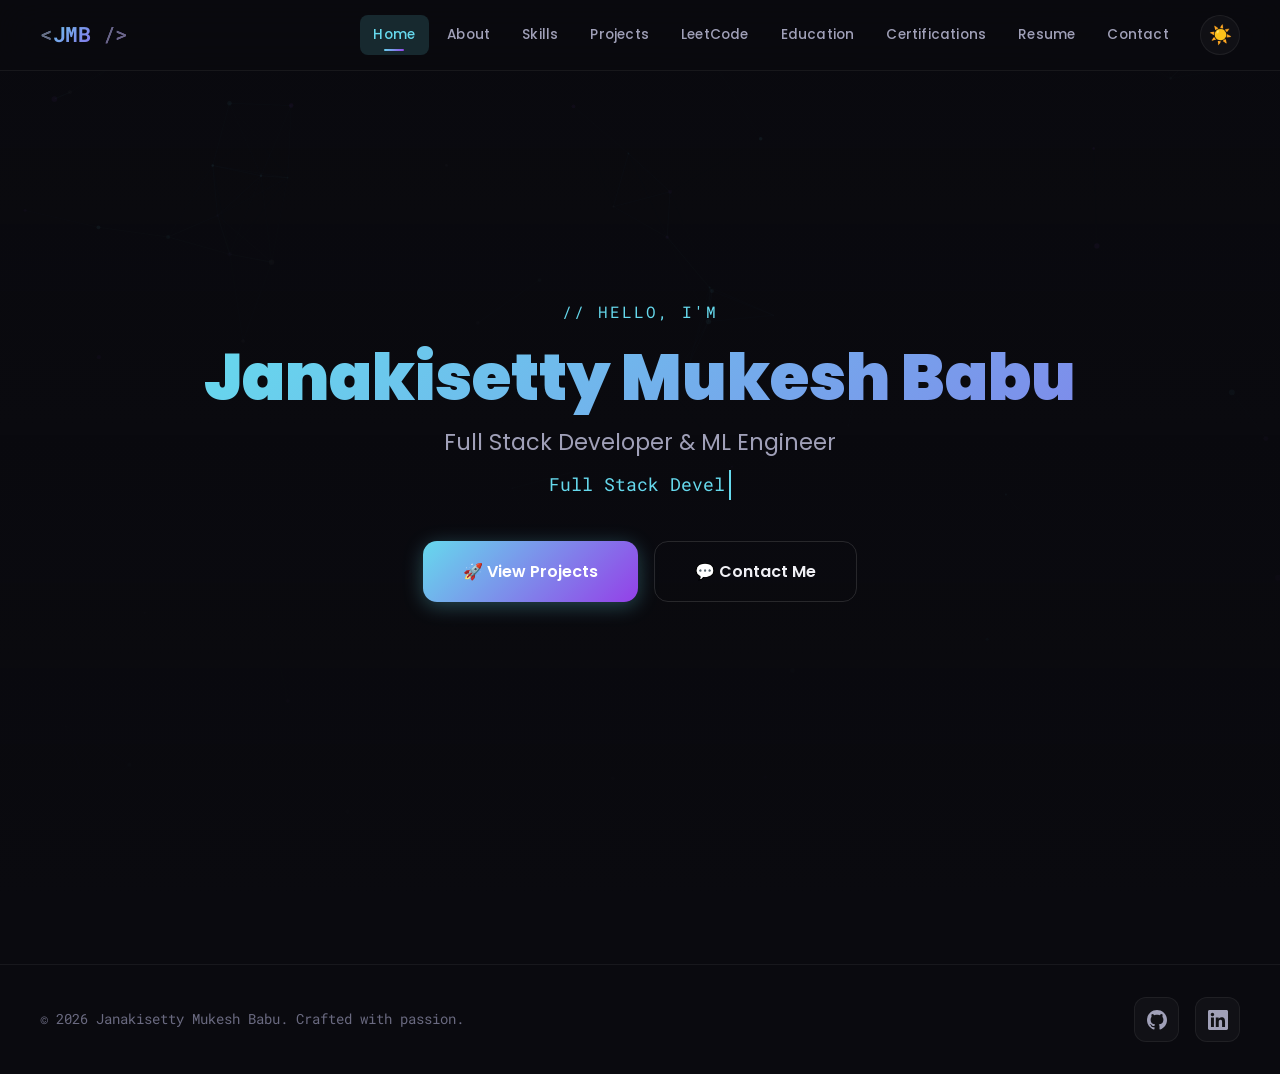
<file: index.html>
<!DOCTYPE html>
<html lang="en" data-theme="dark">
<head>
  <meta charset="UTF-8">
  <meta name="viewport" content="width=device-width, initial-scale=1.0">
  <title>Janakisetty Mukesh Babu | Full Stack Developer & ML Engineer</title>
  <meta name="description" content="Portfolio of Janakisetty Mukesh Babu – Full Stack Developer & ML Engineer. Explore projects, skills, and more.">
  <link rel="stylesheet" href="assets/css/style.css">
  <script>
    (function() {
      const theme = localStorage.getItem('portfolio-theme') || 'dark';
      document.documentElement.setAttribute('data-theme', theme);
    })();
  </script>
</head>
<body>
  <canvas id="particles-canvas"></canvas>

  <div class="page-wrapper">
    <nav class="navbar">
      <div class="nav-container">
        <a href="index.html" class="nav-logo">JMB</a>
        <div class="nav-links" id="nav-links">
          <a href="index.html">Home</a>
          <a href="pages/about.html">About</a>
          <a href="pages/skills.html">Skills</a>
          <a href="pages/projects.html">Projects</a>
          <a href="pages/leetcode.html">LeetCode</a>
          <a href="pages/education.html">Education</a>
          <a href="pages/certifications.html">Certifications</a>
          <a href="pages/resume.html">Resume</a>
          <a href="pages/contact.html">Contact</a>
          <button class="theme-toggle" id="theme-toggle" aria-label="Toggle theme">
            <span class="icon-sun">☀️</span>
            <span class="icon-moon">🌙</span>
          </button>
        </div>
        <div class="hamburger" id="hamburger">
          <span></span><span></span><span></span>
        </div>
      </div>
    </nav>
    <div class="nav-overlay" id="nav-overlay"></div>

    <section class="hero">
      <div class="hero-overlay"></div>
      <div class="hero-content">
        <p class="hero-greeting">// Hello, I'm</p>
        <h1 class="hero-name">Janakisetty Mukesh Babu</h1>
        <p class="hero-role">Full Stack Developer & ML Engineer</p>
        <div class="hero-typed-wrapper">
          <span class="hero-typed" id="typed-text"></span>
        </div>
        <div class="hero-cta">
          <a href="pages/projects.html" class="btn btn-primary btn-lg">🚀 View Projects</a>
          <a href="pages/contact.html" class="btn btn-outline btn-lg">💬 Contact Me</a>
        </div>
      </div>
    </section>

    <footer class="footer">
      <div class="footer-content">
        <p class="footer-text">© 2026 Janakisetty Mukesh Babu. Crafted with passion.</p>
        <div class="footer-links">
          <a href="https://github.com/janakisettymukeshbabu" target="_blank" class="social-link" aria-label="GitHub">
            <svg width="20" height="20" viewBox="0 0 24 24" fill="currentColor"><path d="M12 0c-6.626 0-12 5.373-12 12 0 5.302 3.438 9.8 8.207 11.387.599.111.793-.261.793-.577v-2.234c-3.338.726-4.033-1.416-4.033-1.416-.546-1.387-1.333-1.756-1.333-1.756-1.089-.745.083-.729.083-.729 1.205.084 1.839 1.237 1.839 1.237 1.07 1.834 2.807 1.304 3.492.997.107-.775.418-1.305.762-1.604-2.665-.305-5.467-1.334-5.467-5.931 0-1.311.469-2.381 1.236-3.221-.124-.303-.535-1.524.117-3.176 0 0 1.008-.322 3.301 1.23.957-.266 1.983-.399 3.003-.404 1.02.005 2.047.138 3.006.404 2.291-1.552 3.297-1.23 3.297-1.23.653 1.653.242 2.874.118 3.176.77.84 1.235 1.911 1.235 3.221 0 4.609-2.807 5.624-5.479 5.921.43.372.823 1.102.823 2.222v3.293c0 .319.192.694.801.576 4.765-1.589 8.199-6.086 8.199-11.386 0-6.627-5.373-12-12-12z"/></svg>
          </a>
          <a href="https://www.linkedin.com/in/janakisetty-mukesh-babu-9a880234a/" target="_blank" class="social-link" aria-label="LinkedIn">
            <svg width="20" height="20" viewBox="0 0 24 24" fill="currentColor"><path d="M20.447 20.452h-3.554v-5.569c0-1.328-.027-3.037-1.852-3.037-1.853 0-2.136 1.445-2.136 2.939v5.667H9.351V9h3.414v1.561h.046c.477-.9 1.637-1.85 3.37-1.85 3.601 0 4.267 2.37 4.267 5.455v6.286zM5.337 7.433c-1.144 0-2.063-.926-2.063-2.065 0-1.138.92-2.063 2.063-2.063 1.14 0 2.064.925 2.064 2.063 0 1.139-.925 2.065-2.064 2.065zm1.782 13.019H3.555V9h3.564v11.452zM22.225 0H1.771C.792 0 0 .774 0 1.729v20.542C0 23.227.792 24 1.771 24h20.451C23.2 24 24 23.227 24 22.271V1.729C24 .774 23.2 0 22.222 0h.003z"/></svg>
          </a>
        </div>
      </div>
    </footer>
  </div>

  <script src="assets/js/main.js"></script>
</body>
</html>
</file>
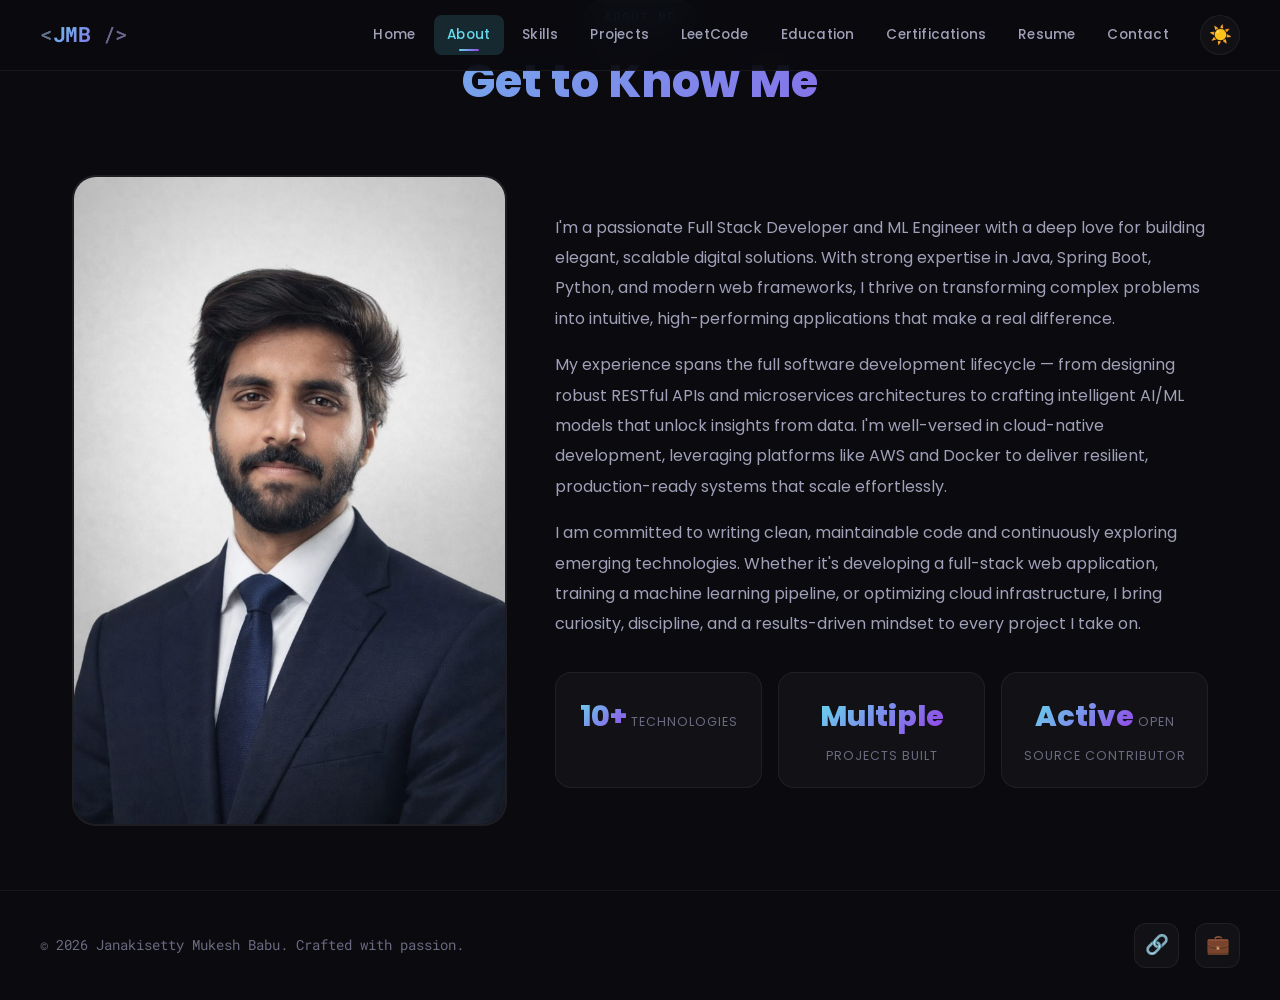
<file: pages/about.html>
<!DOCTYPE html>
<html lang="en" data-theme="dark">
<head>
  <meta charset="UTF-8">
  <meta name="viewport" content="width=device-width, initial-scale=1.0">
  <title>About | Janakisetty Mukesh Babu</title>
  <meta name="description" content="Learn more about Janakisetty Mukesh Babu – a passionate Full Stack Developer & ML Engineer with expertise in Java, Spring Boot, Python, and modern web frameworks.">
  <link rel="stylesheet" href="../assets/css/style.css">
  <script>
    // Apply saved theme immediately to prevent flash
    (function() {
      const theme = localStorage.getItem('portfolio-theme') || 'dark';
      document.documentElement.setAttribute('data-theme', theme);
    })();
  </script>
</head>
<body>

  <nav class="navbar">
    <div class="nav-container">
      <a href="../index.html" class="nav-logo">JMB</a>
      <div class="nav-links" id="nav-links">
        <a href="../index.html">Home</a>
        <a href="../pages/about.html">About</a>
        <a href="../pages/skills.html">Skills</a>
        <a href="../pages/projects.html">Projects</a>
        <a href="../pages/leetcode.html">LeetCode</a>
        <a href="../pages/education.html">Education</a>
        <a href="../pages/certifications.html">Certifications</a>
        <a href="../pages/resume.html">Resume</a>
        <a href="../pages/contact.html">Contact</a>
        <button class="theme-toggle" id="theme-toggle" aria-label="Toggle theme">
          <span class="icon-sun">☀️</span>
          <span class="icon-moon">🌙</span>
        </button>
      </div>
      <div class="hamburger" id="hamburger">
        <span></span><span></span><span></span>
      </div>
    </div>
  </nav>
  <div class="nav-overlay" id="nav-overlay"></div>

  <section class="page-section">
    <div class="container">
      <div class="section-header">
        <span class="section-badge">About Me</span>
        <h1 class="section-title">Get to Know Me</h1>
      </div>

      <div class="about-grid">
        <div class="about-image">
          <img src="../assets/images/profile.jpg" alt="Janakisetty Mukesh Babu" class="profile-img">
        </div>
        <div class="about-text">
          <p>I'm a passionate Full Stack Developer and ML Engineer with a deep love for building elegant, scalable digital solutions. With strong expertise in Java, Spring Boot, Python, and modern web frameworks, I thrive on transforming complex problems into intuitive, high-performing applications that make a real difference.</p>

          <p>My experience spans the full software development lifecycle — from designing robust RESTful APIs and microservices architectures to crafting intelligent AI/ML models that unlock insights from data. I'm well-versed in cloud-native development, leveraging platforms like AWS and Docker to deliver resilient, production-ready systems that scale effortlessly.</p>

          <p>I am committed to writing clean, maintainable code and continuously exploring emerging technologies. Whether it's developing a full-stack web application, training a machine learning pipeline, or optimizing cloud infrastructure, I bring curiosity, discipline, and a results-driven mindset to every project I take on.</p>

          <div class="about-stats">
            <div class="stat-item">
              <span class="stat-number">10+</span>
              <span class="stat-label">Technologies</span>
            </div>
            <div class="stat-item">
              <span class="stat-number">Multiple</span>
              <span class="stat-label">Projects Built</span>
            </div>
            <div class="stat-item">
              <span class="stat-number">Active</span>
              <span class="stat-label">Open Source Contributor</span>
            </div>
          </div>
        </div>
      </div>
    </div>
  </section>

  <footer class="footer">
    <div class="footer-content">
      <p class="footer-text">&copy; 2026 Janakisetty Mukesh Babu. Crafted with passion.</p>
      <div class="footer-links">
        <a href="https://github.com/janakisettymukeshbabu" target="_blank" class="social-link" aria-label="GitHub">🔗</a>
        <a href="https://www.linkedin.com/in/janakisetty-mukesh-babu-9a880234a/" target="_blank" class="social-link" aria-label="LinkedIn">💼</a>
      </div>
    </div>
  </footer>

  <script src="../assets/js/main.js"></script>
</body>
</html>
</file>
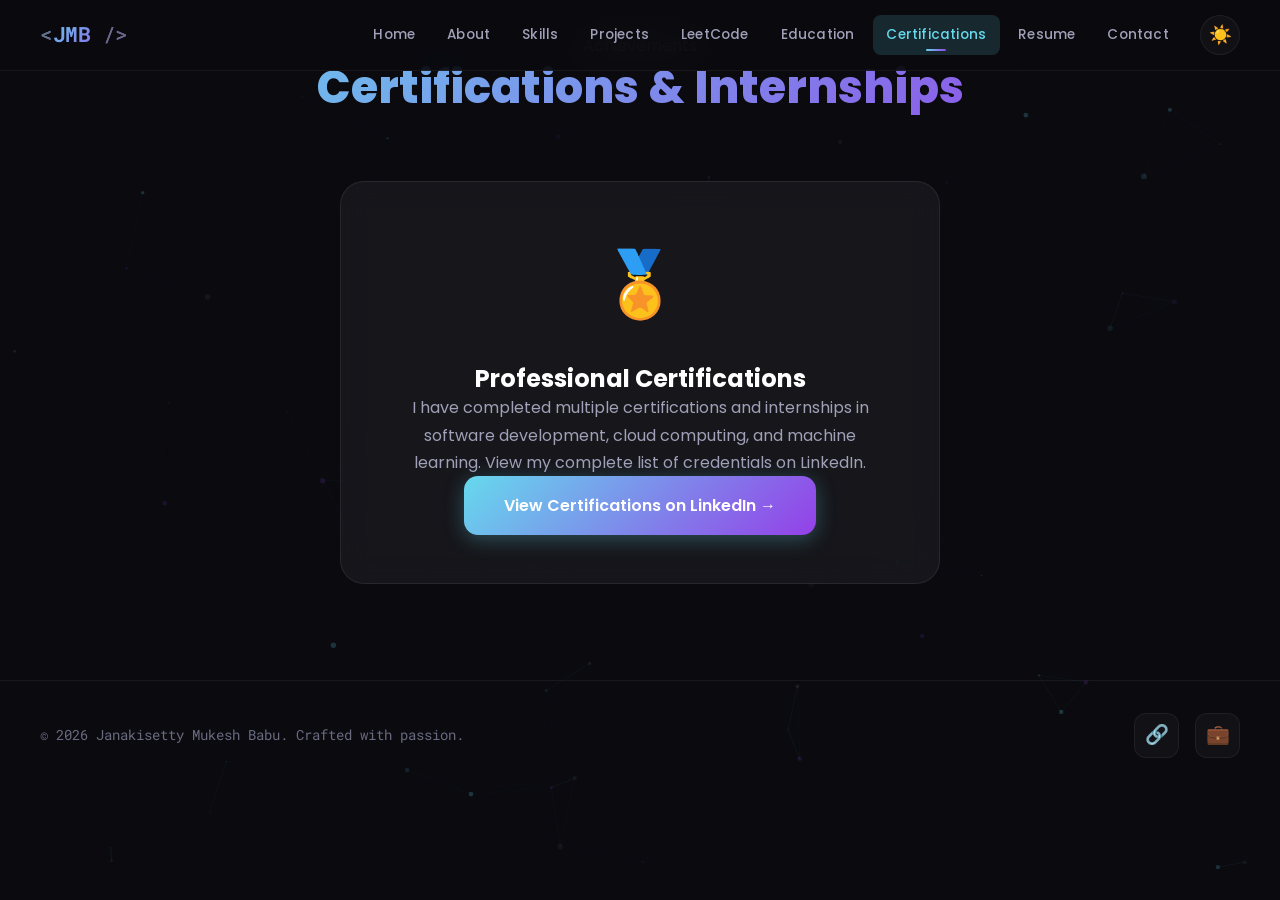
<file: pages/certifications.html>
<!DOCTYPE html>
<html lang="en" data-theme="dark">
<head>
  <meta charset="UTF-8">
  <meta name="viewport" content="width=device-width, initial-scale=1.0">
  <title>Certifications | Janakisetty Mukesh Babu</title>
  <meta name="description" content="Certifications and internships completed by Janakisetty Mukesh Babu in software development, cloud computing, and machine learning.">
  <link rel="stylesheet" href="../assets/css/style.css">
  <script>
    (function() {
      const theme = localStorage.getItem('portfolio-theme') || 'dark';
      document.documentElement.setAttribute('data-theme', theme);
    })();
  </script>
</head>
<body>
  <canvas id="particles-canvas"></canvas>
  <div class="page-wrapper">

    <nav class="navbar">
      <div class="nav-container">
        <a href="../index.html" class="nav-logo">JMB</a>
        <div class="nav-links" id="nav-links">
          <a href="../index.html">Home</a>
          <a href="../pages/about.html">About</a>
          <a href="../pages/skills.html">Skills</a>
          <a href="../pages/projects.html">Projects</a>
          <a href="../pages/leetcode.html">LeetCode</a>
          <a href="../pages/education.html">Education</a>
          <a href="../pages/certifications.html">Certifications</a>
          <a href="../pages/resume.html">Resume</a>
          <a href="../pages/contact.html">Contact</a>
          <button class="theme-toggle" id="theme-toggle" aria-label="Toggle theme">
            <span class="icon-sun">☀️</span>
            <span class="icon-moon">🌙</span>
          </button>
        </div>
        <div class="hamburger" id="hamburger">
          <span></span><span></span><span></span>
        </div>
      </div>
    </nav>
    <div class="nav-overlay" id="nav-overlay"></div>

    <main>
      <section class="section">
        <div class="container">
          <div class="section-header">
            <span class="badge">Achievements</span>
            <h1 class="section-title">Certifications & Internships</h1>
          </div>

          <div class="cert-section">
            <div class="cert-card" style="text-align: center;">
              <div class="cert-icon" style="font-size: 4rem; margin-bottom: 1.5rem;">🏅</div>
              <h2>Professional Certifications</h2>
              <p>I have completed multiple certifications and internships in software development, cloud computing, and machine learning. View my complete list of credentials on LinkedIn.</p>
              <a href="https://www.linkedin.com/in/janakisetty-mukesh-babu-9a880234a/" target="_blank" class="btn btn-primary btn-lg">View Certifications on LinkedIn →</a>
            </div>
          </div>
        </div>
      </section>
    </main>

    <footer class="footer">
      <div class="footer-content">
        <p class="footer-text">© 2026 Janakisetty Mukesh Babu. Crafted with passion.</p>
        <div class="footer-links">
          <a href="https://github.com/janakisettymukeshbabu" target="_blank" class="social-link">🔗</a>
          <a href="https://www.linkedin.com/in/janakisetty-mukesh-babu-9a880234a/" target="_blank" class="social-link">💼</a>
        </div>
      </div>
    </footer>

  </div>
  <script src="../assets/js/main.js"></script>
</body>
</html>
</file>
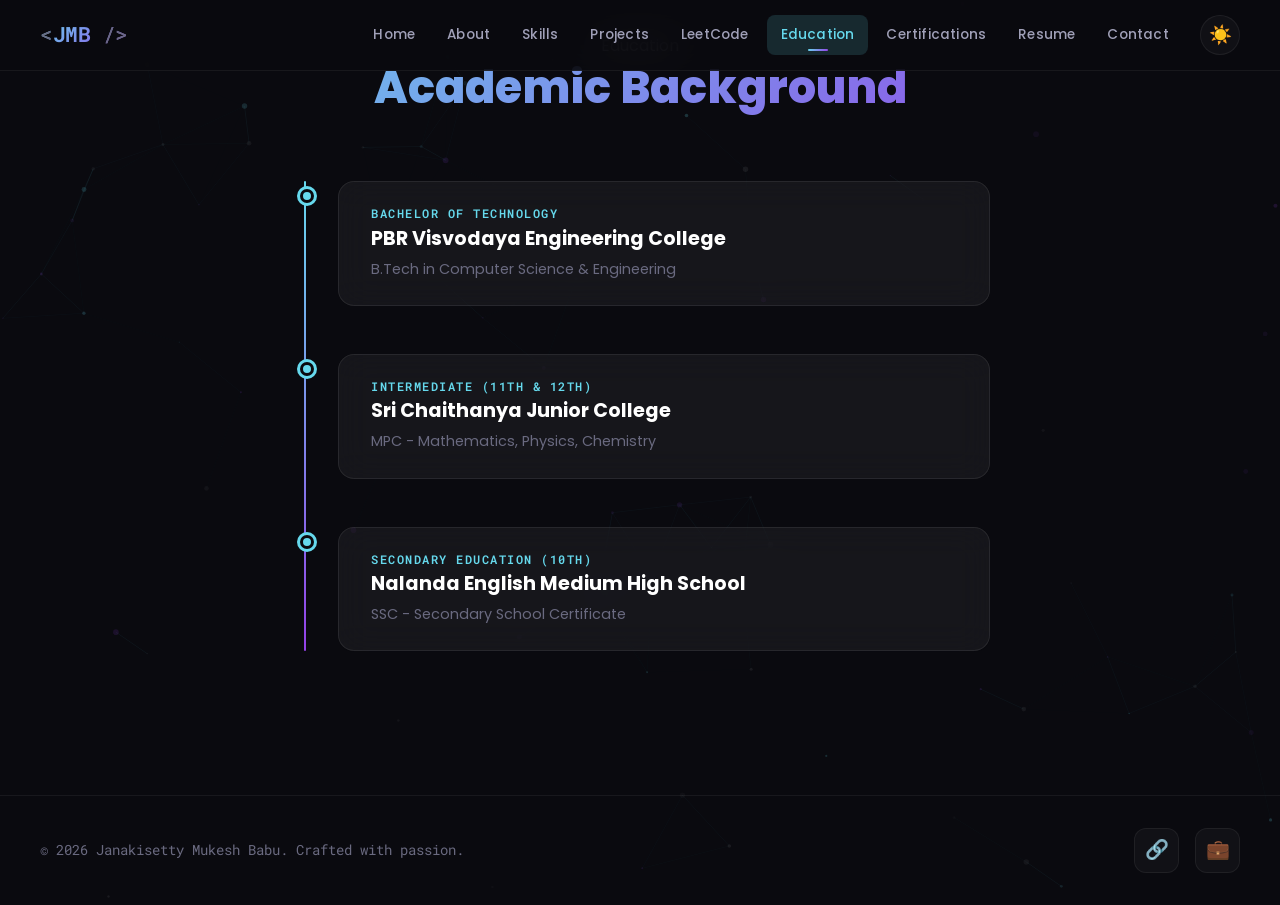
<file: pages/education.html>
<!DOCTYPE html>
<html lang="en" data-theme="dark">
<head>
  <meta charset="UTF-8">
  <meta name="viewport" content="width=device-width, initial-scale=1.0">
  <title>Education | Janakisetty Mukesh Babu</title>
  <meta name="description" content="Academic background and educational qualifications of Janakisetty Mukesh Babu.">
  <link rel="stylesheet" href="../assets/css/style.css">
  <script>
    (function() {
      const theme = localStorage.getItem('portfolio-theme') || 'dark';
      document.documentElement.setAttribute('data-theme', theme);
    })();
  </script>
</head>
<body>
  <canvas id="particles-canvas"></canvas>
  <div class="page-wrapper">

    <nav class="navbar">
      <div class="nav-container">
        <a href="../index.html" class="nav-logo">JMB</a>
        <div class="nav-links" id="nav-links">
          <a href="../index.html">Home</a>
          <a href="../pages/about.html">About</a>
          <a href="../pages/skills.html">Skills</a>
          <a href="../pages/projects.html">Projects</a>
          <a href="../pages/leetcode.html">LeetCode</a>
          <a href="../pages/education.html">Education</a>
          <a href="../pages/certifications.html">Certifications</a>
          <a href="../pages/resume.html">Resume</a>
          <a href="../pages/contact.html">Contact</a>
          <button class="theme-toggle" id="theme-toggle" aria-label="Toggle theme">
            <span class="icon-sun">☀️</span>
            <span class="icon-moon">🌙</span>
          </button>
        </div>
        <div class="hamburger" id="hamburger">
          <span></span><span></span><span></span>
        </div>
      </div>
    </nav>
    <div class="nav-overlay" id="nav-overlay"></div>

    <main>
      <section class="section">
        <div class="container">
          <div class="section-header">
            <span class="badge">Education</span>
            <h1 class="section-title">Academic Background</h1>
          </div>

          <div class="timeline">
            <div class="timeline-item" style="animation-delay: 0.1s;">
              <div class="timeline-card">
                <h3 class="timeline-level">Bachelor of Technology</h3>
                <h4 class="timeline-institution">PBR Visvodaya Engineering College</h4>
                <p class="timeline-details">B.Tech in Computer Science & Engineering</p>
              </div>
            </div>

            <div class="timeline-item" style="animation-delay: 0.3s;">
              <div class="timeline-card">
                <h3 class="timeline-level">Intermediate (11th & 12th)</h3>
                <h4 class="timeline-institution">Sri Chaithanya Junior College</h4>
                <p class="timeline-details">MPC - Mathematics, Physics, Chemistry</p>
              </div>
            </div>

            <div class="timeline-item" style="animation-delay: 0.5s;">
              <div class="timeline-card">
                <h3 class="timeline-level">Secondary Education (10th)</h3>
                <h4 class="timeline-institution">Nalanda English Medium High School</h4>
                <p class="timeline-details">SSC - Secondary School Certificate</p>
              </div>
            </div>
          </div>
        </div>
      </section>
    </main>

    <footer class="footer">
      <div class="footer-content">
        <p class="footer-text">© 2026 Janakisetty Mukesh Babu. Crafted with passion.</p>
        <div class="footer-links">
          <a href="https://github.com/janakisettymukeshbabu" target="_blank" class="social-link">🔗</a>
          <a href="https://www.linkedin.com/in/janakisetty-mukesh-babu-9a880234a/" target="_blank" class="social-link">💼</a>
        </div>
      </div>
    </footer>

  </div>
  <script src="../assets/js/main.js"></script>
</body>
</html>
</file>
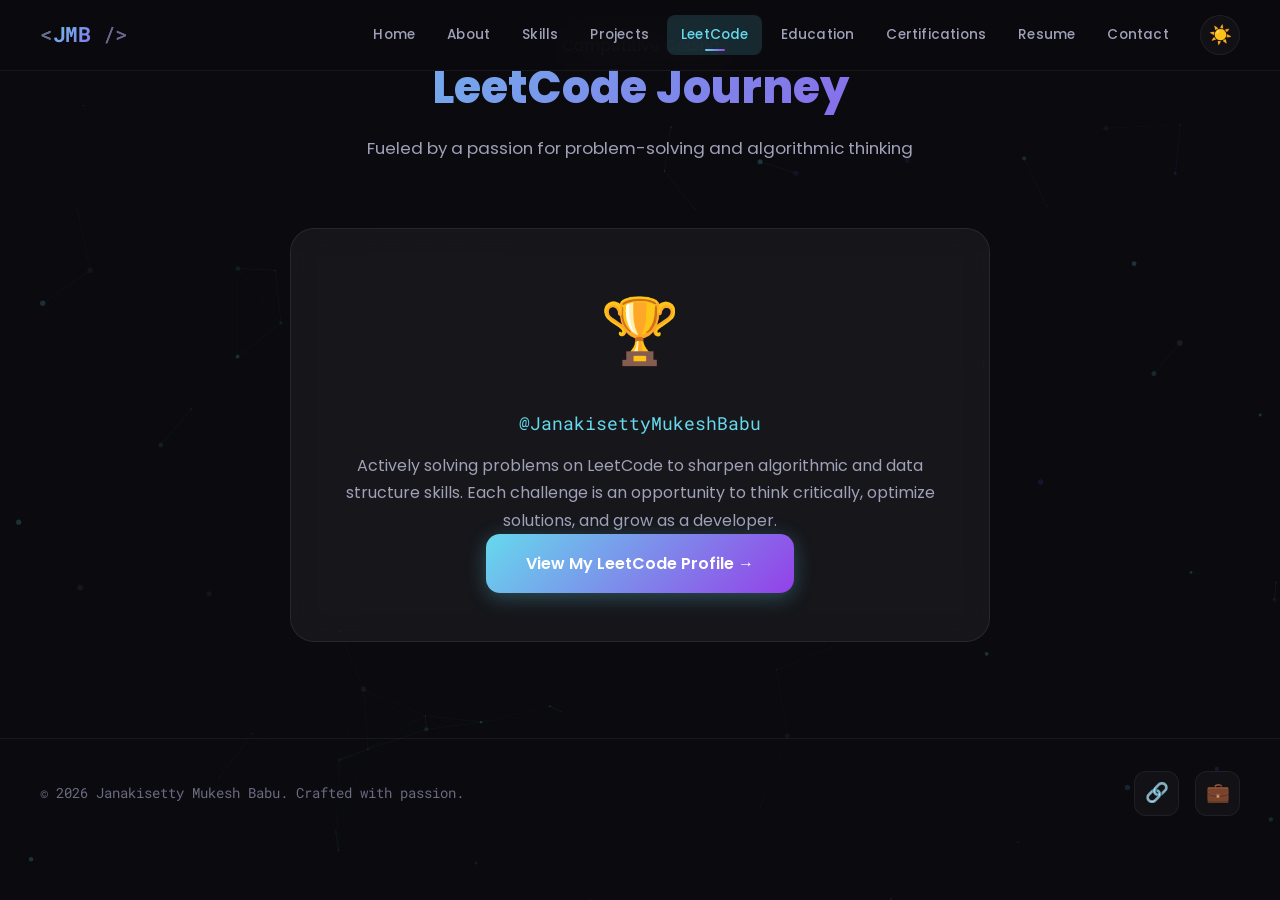
<file: pages/leetcode.html>
<!DOCTYPE html>
<html lang="en" data-theme="dark">
<head>
  <meta charset="UTF-8">
  <meta name="viewport" content="width=device-width, initial-scale=1.0">
  <title>LeetCode | Janakisetty Mukesh Babu</title>
  <meta name="description" content="Explore Janakisetty Mukesh Babu's LeetCode journey and competitive coding achievements.">
  <link rel="stylesheet" href="../assets/css/style.css">
  <script>
    (function() {
      const theme = localStorage.getItem('portfolio-theme') || 'dark';
      document.documentElement.setAttribute('data-theme', theme);
    })();
  </script>
</head>
<body>
  <canvas id="particles-canvas"></canvas>
  <div class="page-wrapper">

    <nav class="navbar">
      <div class="nav-container">
        <a href="../index.html" class="nav-logo">JMB</a>
        <div class="nav-links" id="nav-links">
          <a href="../index.html">Home</a>
          <a href="../pages/about.html">About</a>
          <a href="../pages/skills.html">Skills</a>
          <a href="../pages/projects.html">Projects</a>
          <a href="../pages/leetcode.html">LeetCode</a>
          <a href="../pages/education.html">Education</a>
          <a href="../pages/certifications.html">Certifications</a>
          <a href="../pages/resume.html">Resume</a>
          <a href="../pages/contact.html">Contact</a>
          <button class="theme-toggle" id="theme-toggle" aria-label="Toggle theme">
            <span class="icon-sun">☀️</span>
            <span class="icon-moon">🌙</span>
          </button>
        </div>
        <div class="hamburger" id="hamburger">
          <span></span><span></span><span></span>
        </div>
      </div>
    </nav>
    <div class="nav-overlay" id="nav-overlay"></div>

    <main>
      <section class="section">
        <div class="container">
          <div class="section-header">
            <span class="badge">Competitive Coding</span>
            <h1 class="section-title">LeetCode Journey</h1>
            <p class="section-subtitle">Fueled by a passion for problem-solving and algorithmic thinking</p>
          </div>

          <div class="leetcode-card" style="text-align: center;">
            <div class="leetcode-icon" style="font-size: 4rem; margin-bottom: 1.5rem;">🏆</div>
            <div class="leetcode-username">@JanakisettyMukeshBabu</div>
            <p>Actively solving problems on LeetCode to sharpen algorithmic and data structure skills. Each challenge is an opportunity to think critically, optimize solutions, and grow as a developer.</p>
            <a href="https://leetcode.com/u/JanakisettyMukeshBabu/" target="_blank" class="btn btn-primary btn-lg">View My LeetCode Profile →</a>
          </div>
        </div>
      </section>
    </main>

    <footer class="footer">
      <div class="footer-content">
        <p class="footer-text">© 2026 Janakisetty Mukesh Babu. Crafted with passion.</p>
        <div class="footer-links">
          <a href="https://github.com/janakisettymukeshbabu" target="_blank" class="social-link">🔗</a>
          <a href="https://www.linkedin.com/in/janakisetty-mukesh-babu-9a880234a/" target="_blank" class="social-link">💼</a>
        </div>
      </div>
    </footer>

  </div>
  <script src="../assets/js/main.js"></script>
</body>
</html>
</file>
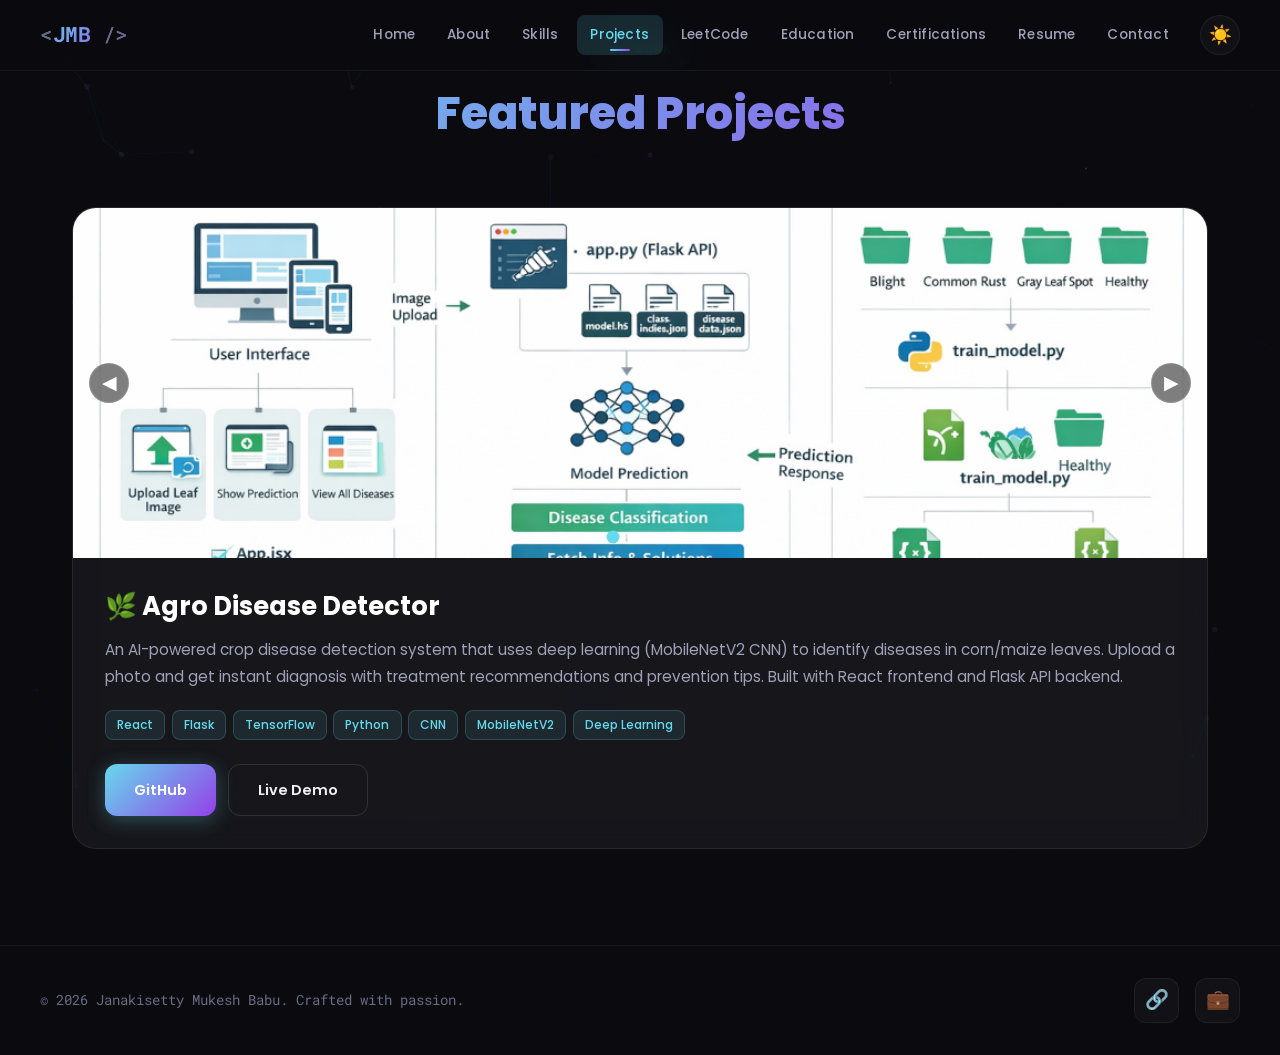
<file: pages/projects.html>
<!DOCTYPE html>
<html lang="en" data-theme="dark">
<head>
  <meta charset="UTF-8">
  <meta name="viewport" content="width=device-width, initial-scale=1.0">
  <title>Projects | Janakisetty Mukesh Babu</title>
  <meta name="description" content="Explore the featured projects built by Janakisetty Mukesh Babu.">
  <link rel="stylesheet" href="../assets/css/style.css">
  <script>
    (function() {
      const theme = localStorage.getItem('portfolio-theme') || 'dark';
      document.documentElement.setAttribute('data-theme', theme);
    })();
  </script>
</head>
<body>
  <canvas id="particles-canvas"></canvas>
  <div class="page-wrapper">

    <nav class="navbar">
      <div class="nav-container">
        <a href="../index.html" class="nav-logo">JMB</a>
        <div class="nav-links" id="nav-links">
          <a href="../index.html">Home</a>
          <a href="../pages/about.html">About</a>
          <a href="../pages/skills.html">Skills</a>
          <a href="../pages/projects.html">Projects</a>
          <a href="../pages/leetcode.html">LeetCode</a>
          <a href="../pages/education.html">Education</a>
          <a href="../pages/certifications.html">Certifications</a>
          <a href="../pages/resume.html">Resume</a>
          <a href="../pages/contact.html">Contact</a>
          <button class="theme-toggle" id="theme-toggle" aria-label="Toggle theme">
            <span class="icon-sun">☀️</span>
            <span class="icon-moon">🌙</span>
          </button>
        </div>
        <div class="hamburger" id="hamburger">
          <span></span><span></span><span></span>
        </div>
      </div>
    </nav>
    <div class="nav-overlay" id="nav-overlay"></div>

    <main>
      <section class="section">
        <div class="container">
          <div class="section-header">
            <span class="section-badge">My Work</span>
            <h1 class="section-title">Featured Projects</h1>
          </div>

          <div class="project-card">
            <div class="project-gallery">
              <div class="project-gallery-track">
                <div class="project-gallery-slide">
                  <img src="../assets/images/agro-architecture.png" alt="Agro Disease Detector - Architecture">
                </div>
                <div class="project-gallery-slide">
                  <img src="../assets/images/agro-home.png" alt="Agro Disease Detector - Home">
                </div>
                <div class="project-gallery-slide">
                  <img src="../assets/images/agro-detect.png" alt="Agro Disease Detector - Detection">
                </div>
                <div class="project-gallery-slide">
                  <img src="../assets/images/agro-results.png" alt="Agro Disease Detector - Results">
                </div>
              </div>
              <button class="gallery-arrow prev" aria-label="Previous slide">◀</button>
              <button class="gallery-arrow next" aria-label="Next slide">▶</button>
              <div class="gallery-nav">
                <span class="gallery-dot active"></span>
                <span class="gallery-dot"></span>
                <span class="gallery-dot"></span>
                <span class="gallery-dot"></span>
              </div>
            </div>

            <div class="project-info">
              <h3 class="project-title">🌿 Agro Disease Detector</h3>
              <p class="project-description">An AI-powered crop disease detection system that uses deep learning (MobileNetV2 CNN) to identify diseases in corn/maize leaves. Upload a photo and get instant diagnosis with treatment recommendations and prevention tips. Built with React frontend and Flask API backend.</p>
              <div class="project-tech">
                <span class="skill-tag">React</span>
                <span class="skill-tag">Flask</span>
                <span class="skill-tag">TensorFlow</span>
                <span class="skill-tag">Python</span>
                <span class="skill-tag">CNN</span>
                <span class="skill-tag">MobileNetV2</span>
                <span class="skill-tag">Deep Learning</span>
              </div>
              <div class="project-links">
                <a href="https://github.com/janakisettymukeshbabu/Agro-disease-detector" target="_blank" class="btn btn-primary">GitHub</a>
                <a href="https://github.com/janakisettymukeshbabu/Agro-disease-detector" target="_blank" class="btn btn-outline">Live Demo</a>
              </div>
            </div>
          </div>

        </div>
      </section>
    </main>

    <footer class="footer">
      <div class="footer-content">
        <p class="footer-text">© 2026 Janakisetty Mukesh Babu. Crafted with passion.</p>
        <div class="footer-links">
          <a href="https://github.com/janakisettymukeshbabu" target="_blank" class="social-link">🔗</a>
          <a href="https://www.linkedin.com/in/janakisetty-mukesh-babu-9a880234a/" target="_blank" class="social-link">💼</a>
        </div>
      </div>
    </footer>

  </div>
  <script src="../assets/js/main.js"></script>
</body>
</html>
</file>
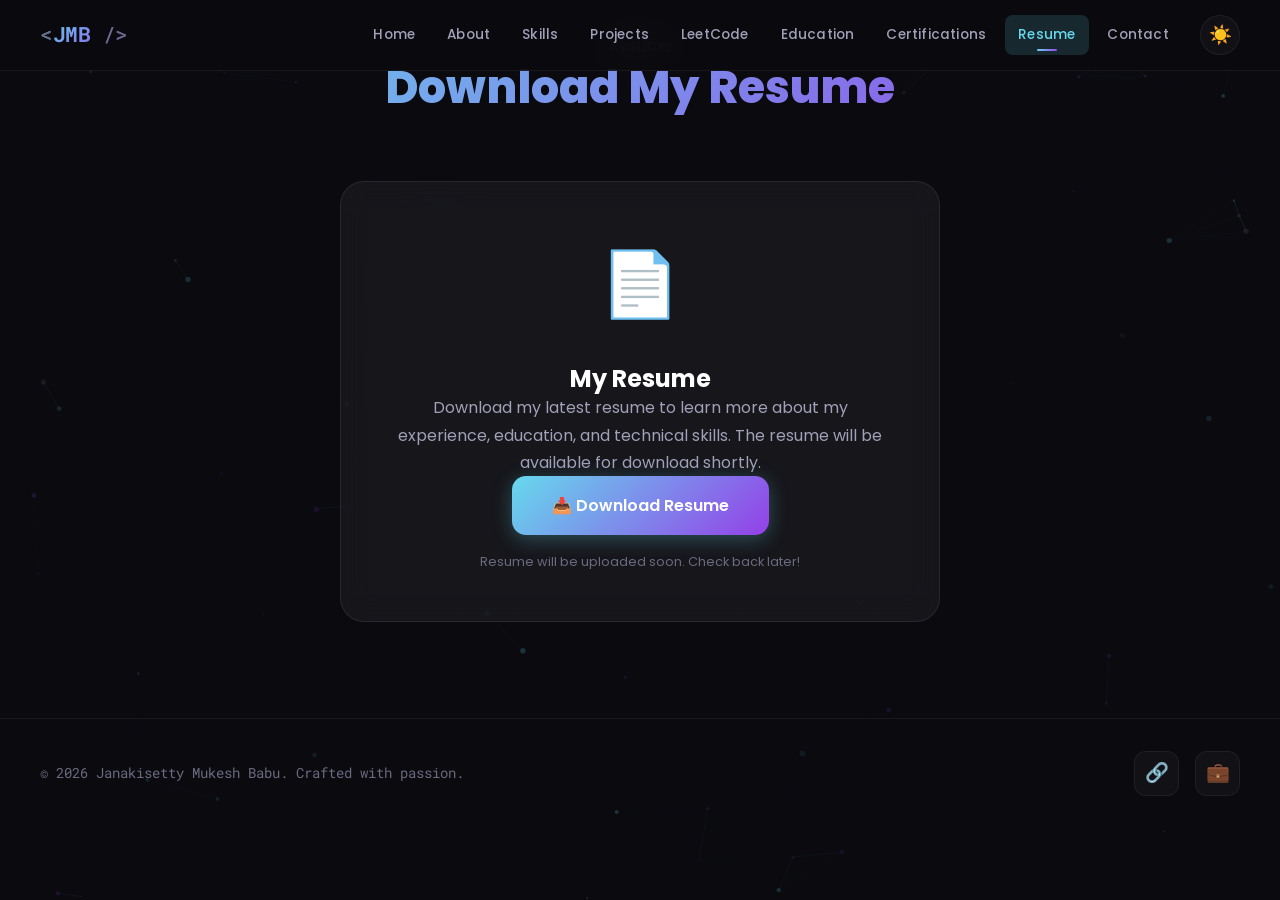
<file: pages/resume.html>
<!DOCTYPE html>
<html lang="en" data-theme="dark">
<head>
  <meta charset="UTF-8">
  <meta name="viewport" content="width=device-width, initial-scale=1.0">
  <title>Resume | Janakisetty Mukesh Babu</title>
  <meta name="description" content="Download the resume of Janakisetty Mukesh Babu – experience, education, and technical skills.">
  <link rel="stylesheet" href="../assets/css/style.css">
  <script>
    (function() {
      const theme = localStorage.getItem('portfolio-theme') || 'dark';
      document.documentElement.setAttribute('data-theme', theme);
    })();
  </script>
</head>
<body>
  <canvas id="particles-canvas"></canvas>
  <div class="page-wrapper">

    <nav class="navbar">
      <div class="nav-container">
        <a href="../index.html" class="nav-logo">JMB</a>
        <div class="nav-links" id="nav-links">
          <a href="../index.html">Home</a>
          <a href="../pages/about.html">About</a>
          <a href="../pages/skills.html">Skills</a>
          <a href="../pages/projects.html">Projects</a>
          <a href="../pages/leetcode.html">LeetCode</a>
          <a href="../pages/education.html">Education</a>
          <a href="../pages/certifications.html">Certifications</a>
          <a href="../pages/resume.html">Resume</a>
          <a href="../pages/contact.html">Contact</a>
          <button class="theme-toggle" id="theme-toggle" aria-label="Toggle theme">
            <span class="icon-sun">☀️</span>
            <span class="icon-moon">🌙</span>
          </button>
        </div>
        <div class="hamburger" id="hamburger">
          <span></span><span></span><span></span>
        </div>
      </div>
    </nav>
    <div class="nav-overlay" id="nav-overlay"></div>

    <main>
      <section class="section">
        <div class="container">
          <div class="section-header">
            <span class="badge">Resume</span>
            <h1 class="section-title">Download My Resume</h1>
          </div>

          <div class="resume-section">
            <div class="resume-card">
              <div style="font-size: 4rem; margin-bottom: 1.5rem;">📄</div>
              <h2>My Resume</h2>
              <p>Download my latest resume to learn more about my experience, education, and technical skills. The resume will be available for download shortly.</p>
              <a href="#" download class="btn btn-primary btn-lg">📥 Download Resume</a>
              <p class="mt-2" style="font-size:0.8rem; color:var(--text-tertiary)">Resume will be uploaded soon. Check back later!</p>
            </div>
          </div>
        </div>
      </section>
    </main>

    <footer class="footer">
      <div class="footer-content">
        <p class="footer-text">© 2026 Janakisetty Mukesh Babu. Crafted with passion.</p>
        <div class="footer-links">
          <a href="https://github.com/janakisettymukeshbabu" target="_blank" class="social-link">🔗</a>
          <a href="https://www.linkedin.com/in/janakisetty-mukesh-babu-9a880234a/" target="_blank" class="social-link">💼</a>
        </div>
      </div>
    </footer>

  </div>
  <script src="../assets/js/main.js"></script>
</body>
</html>
</file>
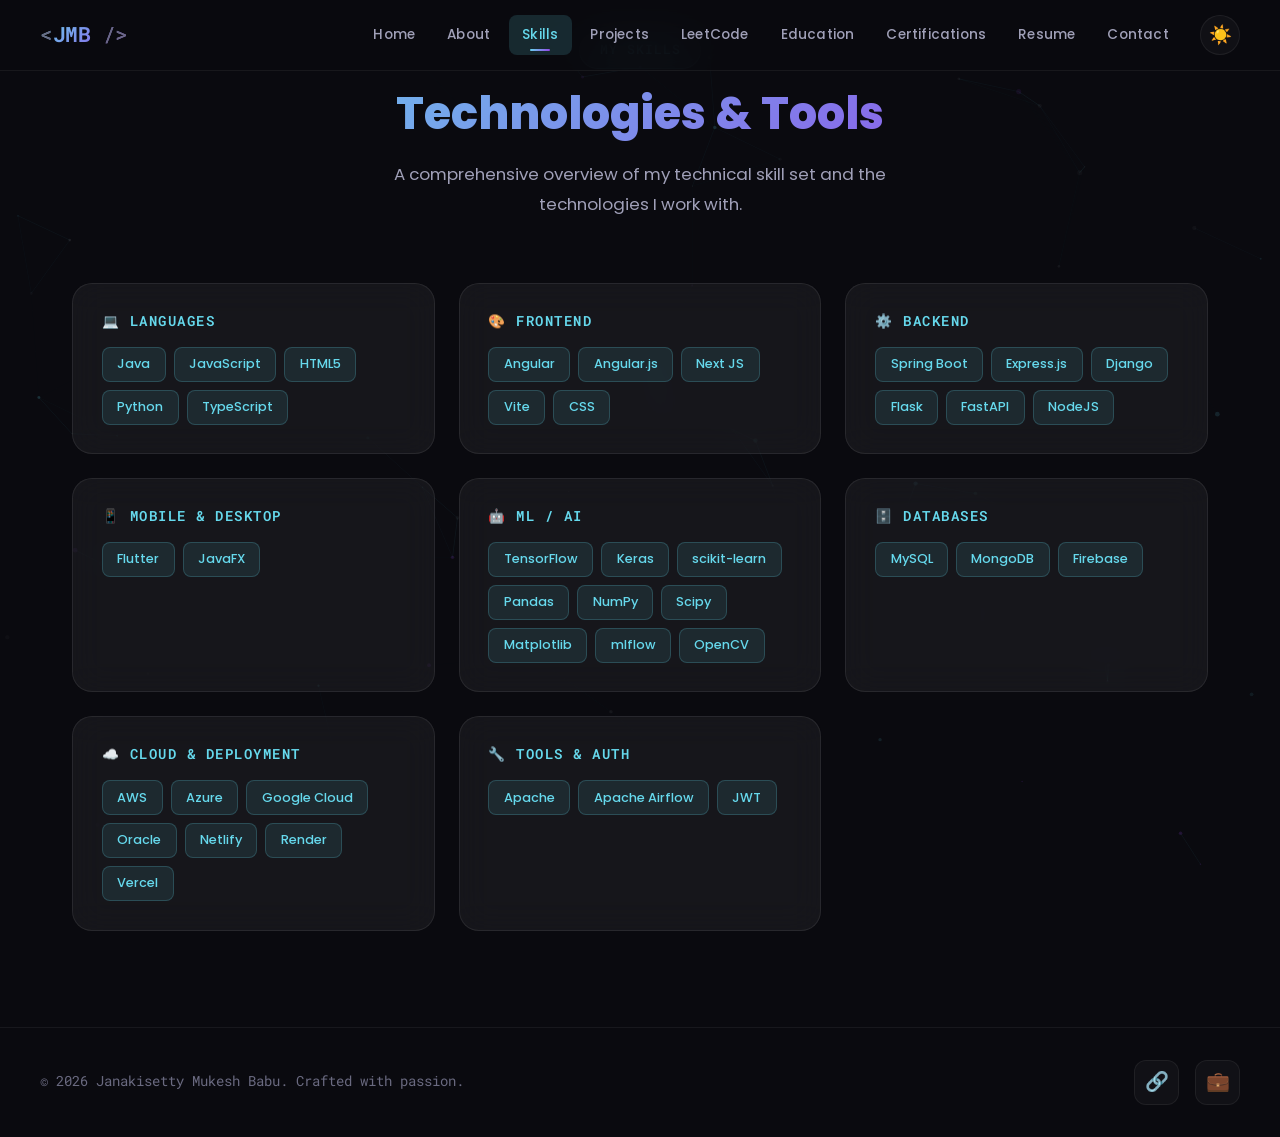
<file: pages/skills.html>
<!DOCTYPE html>
<html lang="en" data-theme="dark">
<head>
  <meta charset="UTF-8">
  <meta name="viewport" content="width=device-width, initial-scale=1.0">
  <title>Skills | Janakisetty Mukesh Babu</title>
  <meta name="description" content="Explore the technologies, tools, and frameworks Janakisetty Mukesh Babu is proficient in.">
  <link rel="stylesheet" href="../assets/css/style.css">
  <script>
    (function() {
      const theme = localStorage.getItem('portfolio-theme') || 'dark';
      document.documentElement.setAttribute('data-theme', theme);
    })();
  </script>
</head>
<body>
  <canvas id="particles-canvas"></canvas>
  <div class="page-wrapper">

    <nav class="navbar">
      <div class="nav-container">
        <a href="../index.html" class="nav-logo">JMB</a>
        <div class="nav-links" id="nav-links">
          <a href="../index.html">Home</a>
          <a href="../pages/about.html">About</a>
          <a href="../pages/skills.html">Skills</a>
          <a href="../pages/projects.html">Projects</a>
          <a href="../pages/leetcode.html">LeetCode</a>
          <a href="../pages/education.html">Education</a>
          <a href="../pages/certifications.html">Certifications</a>
          <a href="../pages/resume.html">Resume</a>
          <a href="../pages/contact.html">Contact</a>
          <button class="theme-toggle" id="theme-toggle" aria-label="Toggle theme">
            <span class="icon-sun">☀️</span>
            <span class="icon-moon">🌙</span>
          </button>
        </div>
        <div class="hamburger" id="hamburger">
          <span></span><span></span><span></span>
        </div>
      </div>
    </nav>
    <div class="nav-overlay" id="nav-overlay"></div>

    <main>
      <section class="section">
        <div class="container">
          <div class="section-header">
            <span class="section-badge">My Skills</span>
            <h1 class="section-title">Technologies & Tools</h1>
            <p class="section-subtitle">A comprehensive overview of my technical skill set and the technologies I work with.</p>
          </div>

          <div class="skills-grid">

            <div class="skill-category" style="animation-delay: 0.0s">
              <h3 class="skill-category-title">💻 Languages</h3>
              <div class="skill-tags">
                <span class="skill-tag">Java</span>
                <span class="skill-tag">JavaScript</span>
                <span class="skill-tag">HTML5</span>
                <span class="skill-tag">Python</span>
                <span class="skill-tag">TypeScript</span>
              </div>
            </div>

            <div class="skill-category" style="animation-delay: 0.1s">
              <h3 class="skill-category-title">🎨 Frontend</h3>
              <div class="skill-tags">
                <span class="skill-tag">Angular</span>
                <span class="skill-tag">Angular.js</span>
                <span class="skill-tag">Next JS</span>
                <span class="skill-tag">Vite</span>
                <span class="skill-tag">CSS</span>
              </div>
            </div>

            <div class="skill-category" style="animation-delay: 0.2s">
              <h3 class="skill-category-title">⚙️ Backend</h3>
              <div class="skill-tags">
                <span class="skill-tag">Spring Boot</span>
                <span class="skill-tag">Express.js</span>
                <span class="skill-tag">Django</span>
                <span class="skill-tag">Flask</span>
                <span class="skill-tag">FastAPI</span>
                <span class="skill-tag">NodeJS</span>
              </div>
            </div>

            <div class="skill-category" style="animation-delay: 0.3s">
              <h3 class="skill-category-title">📱 Mobile & Desktop</h3>
              <div class="skill-tags">
                <span class="skill-tag">Flutter</span>
                <span class="skill-tag">JavaFX</span>
              </div>
            </div>

            <div class="skill-category" style="animation-delay: 0.4s">
              <h3 class="skill-category-title">🤖 ML / AI</h3>
              <div class="skill-tags">
                <span class="skill-tag">TensorFlow</span>
                <span class="skill-tag">Keras</span>
                <span class="skill-tag">scikit-learn</span>
                <span class="skill-tag">Pandas</span>
                <span class="skill-tag">NumPy</span>
                <span class="skill-tag">Scipy</span>
                <span class="skill-tag">Matplotlib</span>
                <span class="skill-tag">mlflow</span>
                <span class="skill-tag">OpenCV</span>
              </div>
            </div>

            <div class="skill-category" style="animation-delay: 0.5s">
              <h3 class="skill-category-title">🗄️ Databases</h3>
              <div class="skill-tags">
                <span class="skill-tag">MySQL</span>
                <span class="skill-tag">MongoDB</span>
                <span class="skill-tag">Firebase</span>
              </div>
            </div>

            <div class="skill-category" style="animation-delay: 0.6s">
              <h3 class="skill-category-title">☁️ Cloud & Deployment</h3>
              <div class="skill-tags">
                <span class="skill-tag">AWS</span>
                <span class="skill-tag">Azure</span>
                <span class="skill-tag">Google Cloud</span>
                <span class="skill-tag">Oracle</span>
                <span class="skill-tag">Netlify</span>
                <span class="skill-tag">Render</span>
                <span class="skill-tag">Vercel</span>
              </div>
            </div>

            <div class="skill-category" style="animation-delay: 0.7s">
              <h3 class="skill-category-title">🔧 Tools & Auth</h3>
              <div class="skill-tags">
                <span class="skill-tag">Apache</span>
                <span class="skill-tag">Apache Airflow</span>
                <span class="skill-tag">JWT</span>
              </div>
            </div>

          </div>
        </div>
      </section>
    </main>

    <footer class="footer">
      <div class="footer-content">
        <p class="footer-text">© 2026 Janakisetty Mukesh Babu. Crafted with passion.</p>
        <div class="footer-links">
          <a href="https://github.com/janakisettymukeshbabu" target="_blank" class="social-link">🔗</a>
          <a href="https://www.linkedin.com/in/janakisetty-mukesh-babu-9a880234a/" target="_blank" class="social-link">💼</a>
        </div>
      </div>
    </footer>

  </div>
  <script src="../assets/js/main.js"></script>
</body>
</html>
</file>
<file: assets/css/style.css>
/* ============================================
   PORTFOLIO DESIGN SYSTEM
   Dual Theme (Dark/Light) | Glassmorphism | Animations
   ============================================ */

@import url('https://fonts.googleapis.com/css2?family=Poppins:wght@300;400;500;600;700;800;900&family=Roboto+Mono:wght@300;400;500;600;700&display=swap');

/* ---- CSS Custom Properties (Dark Theme - Default) ---- */
:root,
[data-theme="dark"] {
  --bg-primary: #0a0a0f;
  --bg-secondary: #12121a;
  --bg-tertiary: #1a1a2e;
  --bg-card: rgba(255, 255, 255, 0.03);
  --bg-card-hover: rgba(255, 255, 255, 0.06);
  --bg-glass: rgba(255, 255, 255, 0.05);
  --bg-glass-border: rgba(255, 255, 255, 0.08);
  --bg-nav: rgba(10, 10, 15, 0.85);

  --text-primary: #f0f0f5;
  --text-secondary: #a0a0b8;
  --text-tertiary: #6a6a80;
  --text-heading: #ffffff;

  --accent-primary: #66d9ed;
  --accent-secondary: #9440e8;
  --accent-gradient: linear-gradient(135deg, #66d9ed 0%, #9440e8 100%);
  --accent-gradient-hover: linear-gradient(135deg, #9440e8 0%, #66d9ed 100%);
  --accent-glow: rgba(102, 217, 237, 0.15);
  --accent-glow-strong: rgba(102, 217, 237, 0.3);

  --border-color: rgba(255, 255, 255, 0.06);
  --border-color-hover: rgba(255, 255, 255, 0.12);
  --shadow-sm: 0 2px 8px rgba(0, 0, 0, 0.3);
  --shadow-md: 0 8px 32px rgba(0, 0, 0, 0.4);
  --shadow-lg: 0 16px 64px rgba(0, 0, 0, 0.5);
  --shadow-glow: 0 0 30px rgba(102, 217, 237, 0.1);

  --particle-color: rgba(102, 217, 237, 0.3);
  --overlay-gradient: linear-gradient(135deg, rgba(10, 10, 15, 0.85) 0%, rgba(18, 18, 26, 0.7) 50%, rgba(10, 10, 15, 0.9) 100%);
  --hero-overlay: linear-gradient(180deg, rgba(10,10,15,0.6) 0%, rgba(10,10,15,0.85) 60%, rgba(10,10,15,1) 100%);

  --tag-bg: rgba(102, 217, 237, 0.1);
  --tag-text: #66d9ed;
  --tag-border: rgba(102, 217, 237, 0.2);

  --input-bg: rgba(255, 255, 255, 0.04);
  --input-border: rgba(255, 255, 255, 0.1);
  --input-focus-border: #66d9ed;

  --scrollbar-track: #12121a;
  --scrollbar-thumb: #2a2a3e;
  --scrollbar-thumb-hover: #66d9ed;

  --theme-icon-rotate: 0deg;
}

/* ---- Light Theme ---- */
[data-theme="light"] {
  --bg-primary: #f8f9fc;
  --bg-secondary: #ffffff;
  --bg-tertiary: #eef0f5;
  --bg-card: rgba(0, 0, 0, 0.02);
  --bg-card-hover: rgba(0, 0, 0, 0.04);
  --bg-glass: rgba(255, 255, 255, 0.7);
  --bg-glass-border: rgba(0, 0, 0, 0.08);
  --bg-nav: rgba(248, 249, 252, 0.9);

  --text-primary: #1a1a2e;
  --text-secondary: #555570;
  --text-tertiary: #888898;
  --text-heading: #0a0a1a;

  --accent-primary: #3a8fd8;
  --accent-secondary: #7c32c9;
  --accent-gradient: linear-gradient(135deg, #3a8fd8 0%, #7c32c9 100%);
  --accent-gradient-hover: linear-gradient(135deg, #7c32c9 0%, #3a8fd8 100%);
  --accent-glow: rgba(58, 143, 216, 0.1);
  --accent-glow-strong: rgba(58, 143, 216, 0.2);

  --border-color: rgba(0, 0, 0, 0.06);
  --border-color-hover: rgba(0, 0, 0, 0.12);
  --shadow-sm: 0 2px 8px rgba(0, 0, 0, 0.06);
  --shadow-md: 0 8px 32px rgba(0, 0, 0, 0.08);
  --shadow-lg: 0 16px 64px rgba(0, 0, 0, 0.1);
  --shadow-glow: 0 0 30px rgba(58, 143, 216, 0.08);

  --particle-color: rgba(58, 143, 216, 0.2);
  --overlay-gradient: linear-gradient(135deg, rgba(248, 249, 252, 0.9) 0%, rgba(255, 255, 255, 0.8) 50%, rgba(248, 249, 252, 0.95) 100%);
  --hero-overlay: linear-gradient(180deg, rgba(248,249,252,0.5) 0%, rgba(248,249,252,0.8) 60%, rgba(248,249,252,1) 100%);

  --tag-bg: rgba(58, 143, 216, 0.08);
  --tag-text: #3a8fd8;
  --tag-border: rgba(58, 143, 216, 0.2);

  --input-bg: rgba(0, 0, 0, 0.02);
  --input-border: rgba(0, 0, 0, 0.1);
  --input-focus-border: #3a8fd8;

  --scrollbar-track: #f0f0f5;
  --scrollbar-thumb: #c8c8d5;
  --scrollbar-thumb-hover: #3a8fd8;

  --theme-icon-rotate: 180deg;
}

/* ---- Reset & Base ---- */
*,
*::before,
*::after {
  margin: 0;
  padding: 0;
  box-sizing: border-box;
}

html {
  scroll-behavior: smooth;
  font-size: 16px;
}

body {
  font-family: 'Poppins', sans-serif;
  background-color: var(--bg-primary);
  color: var(--text-primary);
  line-height: 1.7;
  overflow-x: hidden;
  transition: background-color 0.4s ease, color 0.4s ease;
  min-height: 100vh;
}

a {
  text-decoration: none;
  color: var(--accent-primary);
  transition: color 0.3s ease;
}

a:hover {
  color: var(--accent-secondary);
}

img {
  max-width: 100%;
  height: auto;
  display: block;
}

ul, ol {
  list-style: none;
}

h1, h2, h3, h4, h5, h6 {
  color: var(--text-heading);
  font-weight: 700;
  line-height: 1.3;
  transition: color 0.4s ease;
}

p {
  color: var(--text-secondary);
  transition: color 0.4s ease;
}

::selection {
  background: var(--accent-primary);
  color: var(--bg-primary);
}

/* ---- Scrollbar ---- */
::-webkit-scrollbar {
  width: 8px;
}
::-webkit-scrollbar-track {
  background: var(--scrollbar-track);
}
::-webkit-scrollbar-thumb {
  background: var(--scrollbar-thumb);
  border-radius: 4px;
}
::-webkit-scrollbar-thumb:hover {
  background: var(--scrollbar-thumb-hover);
}

/* ---- Particle Canvas ---- */
#particles-canvas {
  position: fixed;
  top: 0;
  left: 0;
  width: 100%;
  height: 100%;
  z-index: 0;
  pointer-events: none;
}

/* ---- Navigation ---- */
.navbar {
  position: fixed;
  top: 0;
  left: 0;
  width: 100%;
  z-index: 1000;
  background: var(--bg-nav);
  backdrop-filter: blur(20px);
  -webkit-backdrop-filter: blur(20px);
  border-bottom: 1px solid var(--border-color);
  transition: all 0.4s ease;
  padding: 0 2rem;
}

.nav-container {
  max-width: 1200px;
  margin: 0 auto;
  display: flex;
  align-items: center;
  justify-content: space-between;
  height: 70px;
}

.nav-logo {
  font-family: 'Roboto Mono', monospace;
  font-size: 1.3rem;
  font-weight: 700;
  background: var(--accent-gradient);
  -webkit-background-clip: text;
  -webkit-text-fill-color: transparent;
  background-clip: text;
  letter-spacing: -0.5px;
  position: relative;
}

.nav-logo::before {
  content: '<';
  -webkit-text-fill-color: var(--text-tertiary);
  font-weight: 400;
}

.nav-logo::after {
  content: ' />';
  -webkit-text-fill-color: var(--text-tertiary);
  font-weight: 400;
}

.nav-links {
  display: flex;
  align-items: center;
  gap: 0.3rem;
}

.nav-links a {
  color: var(--text-secondary);
  font-size: 0.85rem;
  font-weight: 500;
  padding: 0.5rem 0.85rem;
  border-radius: 8px;
  transition: all 0.3s ease;
  position: relative;
  letter-spacing: 0.2px;
}

.nav-links a:hover,
.nav-links a.active {
  color: var(--accent-primary);
  background: var(--accent-glow);
}

.nav-links a.active::after {
  content: '';
  position: absolute;
  bottom: 4px;
  left: 50%;
  transform: translateX(-50%);
  width: 20px;
  height: 2px;
  background: var(--accent-gradient);
  border-radius: 2px;
}

/* Theme Toggle */
.theme-toggle {
  background: var(--bg-card);
  border: 1px solid var(--border-color);
  border-radius: 50%;
  width: 40px;
  height: 40px;
  display: flex;
  align-items: center;
  justify-content: center;
  cursor: pointer;
  transition: all 0.4s ease;
  font-size: 1.15rem;
  margin-left: 0.8rem;
  color: var(--text-primary);
  position: relative;
  overflow: hidden;
}

.theme-toggle:hover {
  border-color: var(--accent-primary);
  background: var(--accent-glow);
  transform: rotate(30deg);
  box-shadow: var(--shadow-glow);
}

.theme-toggle .icon-sun,
.theme-toggle .icon-moon {
  position: absolute;
  transition: all 0.4s ease;
}

[data-theme="dark"] .theme-toggle .icon-sun {
  opacity: 1;
  transform: rotate(0deg) scale(1);
}

[data-theme="dark"] .theme-toggle .icon-moon {
  opacity: 0;
  transform: rotate(90deg) scale(0);
}

[data-theme="light"] .theme-toggle .icon-sun {
  opacity: 0;
  transform: rotate(-90deg) scale(0);
}

[data-theme="light"] .theme-toggle .icon-moon {
  opacity: 1;
  transform: rotate(0deg) scale(1);
}

/* Mobile Hamburger */
.hamburger {
  display: none;
  flex-direction: column;
  gap: 5px;
  cursor: pointer;
  padding: 5px;
  z-index: 1001;
}

.hamburger span {
  width: 25px;
  height: 2px;
  background: var(--text-primary);
  border-radius: 2px;
  transition: all 0.3s ease;
}

.hamburger.active span:nth-child(1) {
  transform: rotate(45deg) translate(5px, 5px);
}
.hamburger.active span:nth-child(2) {
  opacity: 0;
}
.hamburger.active span:nth-child(3) {
  transform: rotate(-45deg) translate(5px, -5px);
}

/* ---- Page Content Wrapper ---- */
.page-wrapper {
  position: relative;
  z-index: 1;
  min-height: 100vh;
}

.page-content {
  max-width: 1200px;
  margin: 0 auto;
  padding: 120px 2rem 60px;
  animation: fadeInUp 0.6s ease;
}

@keyframes fadeInUp {
  from {
    opacity: 0;
    transform: translateY(30px);
  }
  to {
    opacity: 1;
    transform: translateY(0);
  }
}

@keyframes fadeIn {
  from { opacity: 0; }
  to { opacity: 1; }
}

@keyframes slideInLeft {
  from {
    opacity: 0;
    transform: translateX(-50px);
  }
  to {
    opacity: 1;
    transform: translateX(0);
  }
}

@keyframes slideInRight {
  from {
    opacity: 0;
    transform: translateX(50px);
  }
  to {
    opacity: 1;
    transform: translateX(0);
  }
}

@keyframes pulse {
  0%, 100% { transform: scale(1); }
  50% { transform: scale(1.05); }
}

@keyframes float {
  0%, 100% { transform: translateY(0); }
  50% { transform: translateY(-10px); }
}

@keyframes typing {
  from { width: 0; }
  to { width: 100%; }
}

@keyframes blink {
  0%, 100% { border-color: var(--accent-primary); }
  50% { border-color: transparent; }
}

@keyframes gradientShift {
  0% { background-position: 0% 50%; }
  50% { background-position: 100% 50%; }
  100% { background-position: 0% 50%; }
}

@keyframes scaleIn {
  from { opacity: 0; transform: scale(0.8); }
  to { opacity: 1; transform: scale(1); }
}

/* ---- Section Headers ---- */
.section-header {
  text-align: center;
  margin-bottom: 4rem;
}

.section-badge {
  display: inline-block;
  padding: 0.4rem 1.2rem;
  background: var(--tag-bg);
  border: 1px solid var(--tag-border);
  border-radius: 50px;
  font-size: 0.8rem;
  font-weight: 500;
  color: var(--tag-text);
  font-family: 'Roboto Mono', monospace;
  letter-spacing: 1px;
  text-transform: uppercase;
  margin-bottom: 1rem;
}

.section-title {
  font-size: 2.8rem;
  font-weight: 800;
  margin-bottom: 1rem;
  background: var(--accent-gradient);
  -webkit-background-clip: text;
  -webkit-text-fill-color: transparent;
  background-clip: text;
}

.section-subtitle {
  font-size: 1.05rem;
  color: var(--text-secondary);
  max-width: 600px;
  margin: 0 auto;
  line-height: 1.8;
}

/* ---- Hero Section ---- */
.hero {
  min-height: 100vh;
  display: flex;
  align-items: center;
  justify-content: center;
  position: relative;
  overflow: hidden;
}

.hero-bg {
  position: absolute;
  top: 0;
  left: 0;
  width: 100%;
  height: 100%;
  z-index: 0;
}

.hero-bg img {
  width: 100%;
  height: 100%;
  object-fit: cover;
  object-position: center top;
  filter: blur(2px);
}

.hero-overlay {
  position: absolute;
  top: 0;
  left: 0;
  width: 100%;
  height: 100%;
  background: var(--hero-overlay);
  z-index: 1;
}

.hero-content {
  position: relative;
  z-index: 2;
  text-align: center;
  padding: 2rem;
  animation: fadeInUp 1s ease;
}

.hero-greeting {
  font-family: 'Roboto Mono', monospace;
  font-size: 1rem;
  color: var(--accent-primary);
  margin-bottom: 1rem;
  letter-spacing: 2px;
  text-transform: uppercase;
}

.hero-name {
  font-size: 4rem;
  font-weight: 900;
  margin-bottom: 0.5rem;
  background: var(--accent-gradient);
  background-size: 200% 200%;
  animation: gradientShift 4s ease infinite;
  -webkit-background-clip: text;
  -webkit-text-fill-color: transparent;
  background-clip: text;
  line-height: 1.15;
}

.hero-role {
  font-size: 1.4rem;
  color: var(--text-secondary);
  font-weight: 400;
  margin-bottom: 0.5rem;
}

.hero-typed-wrapper {
  height: 2rem;
  display: flex;
  align-items: center;
  justify-content: center;
  margin-bottom: 2.5rem;
}

.hero-typed {
  font-family: 'Roboto Mono', monospace;
  font-size: 1.1rem;
  color: var(--accent-primary);
  border-right: 2px solid var(--accent-primary);
  padding-right: 4px;
  animation: blink 0.8s step-end infinite;
  white-space: nowrap;
  overflow: hidden;
}

.hero-cta {
  display: flex;
  gap: 1rem;
  justify-content: center;
  flex-wrap: wrap;
}

/* ---- Buttons ---- */
.btn {
  display: inline-flex;
  align-items: center;
  gap: 0.5rem;
  padding: 0.8rem 1.8rem;
  border-radius: 12px;
  font-family: 'Poppins', sans-serif;
  font-size: 0.9rem;
  font-weight: 600;
  cursor: pointer;
  transition: all 0.3s ease;
  border: none;
  text-decoration: none;
}

.btn-primary {
  background: var(--accent-gradient);
  color: #fff;
  box-shadow: 0 4px 20px rgba(102, 217, 237, 0.3);
}

.btn-primary:hover {
  transform: translateY(-2px);
  box-shadow: 0 8px 30px rgba(102, 217, 237, 0.4);
  color: #fff;
}

.btn-outline {
  background: transparent;
  border: 1.5px solid var(--border-color-hover);
  color: var(--text-primary);
}

.btn-outline:hover {
  border-color: var(--accent-primary);
  background: var(--accent-glow);
  color: var(--accent-primary);
  transform: translateY(-2px);
}

.btn-ghost {
  background: var(--bg-glass);
  border: 1px solid var(--bg-glass-border);
  color: var(--text-primary);
  backdrop-filter: blur(10px);
}

.btn-ghost:hover {
  background: var(--accent-glow);
  border-color: var(--accent-primary);
  color: var(--accent-primary);
}

.btn-lg {
  padding: 1rem 2.5rem;
  font-size: 1rem;
  border-radius: 14px;
}

/* ---- Glass Card ---- */
.glass-card {
  background: var(--bg-glass);
  backdrop-filter: blur(16px);
  -webkit-backdrop-filter: blur(16px);
  border: 1px solid var(--bg-glass-border);
  border-radius: 20px;
  padding: 2rem;
  transition: all 0.4s ease;
}

.glass-card:hover {
  border-color: var(--border-color-hover);
  box-shadow: var(--shadow-glow);
  transform: translateY(-4px);
}

/* ---- Skill Tags ---- */
.skills-grid {
  display: grid;
  grid-template-columns: repeat(auto-fill, minmax(300px, 1fr));
  gap: 1.5rem;
}

.skill-category {
  background: var(--bg-glass);
  backdrop-filter: blur(16px);
  border: 1px solid var(--bg-glass-border);
  border-radius: 20px;
  padding: 1.8rem;
  transition: all 0.4s ease;
  animation: fadeInUp 0.6s ease backwards;
}

.skill-category:hover {
  border-color: var(--accent-primary);
  box-shadow: var(--shadow-glow);
  transform: translateY(-4px);
}

.skill-category-title {
  font-size: 0.85rem;
  font-weight: 600;
  color: var(--accent-primary);
  text-transform: uppercase;
  letter-spacing: 1.5px;
  margin-bottom: 1rem;
  font-family: 'Roboto Mono', monospace;
  display: flex;
  align-items: center;
  gap: 0.5rem;
}

.skill-category-title .cat-icon {
  font-size: 1.2rem;
}

.skill-tags {
  display: flex;
  flex-wrap: wrap;
  gap: 0.5rem;
}

.skill-tag {
  display: inline-block;
  padding: 0.35rem 0.9rem;
  background: var(--tag-bg);
  border: 1px solid var(--tag-border);
  border-radius: 8px;
  font-size: 0.8rem;
  font-weight: 500;
  color: var(--tag-text);
  transition: all 0.3s ease;
  cursor: default;
}

.skill-tag:hover {
  background: var(--accent-primary);
  color: #fff;
  border-color: var(--accent-primary);
  transform: translateY(-2px);
  box-shadow: 0 4px 12px var(--accent-glow-strong);
}

/* ---- Project Cards ---- */
.project-card {
  background: var(--bg-glass);
  backdrop-filter: blur(16px);
  border: 1px solid var(--bg-glass-border);
  border-radius: 24px;
  overflow: hidden;
  transition: all 0.4s ease;
  animation: fadeInUp 0.8s ease;
}

.project-card:hover {
  border-color: var(--accent-primary);
  box-shadow: var(--shadow-glow), var(--shadow-lg);
  transform: translateY(-6px);
}

.project-gallery {
  position: relative;
  overflow: hidden;
  height: 350px;
}

.project-gallery-track {
  display: flex;
  height: 100%;
  transition: transform 0.5s ease;
}

.project-gallery-slide {
  min-width: 100%;
  height: 100%;
}

.project-gallery-slide img {
  width: 100%;
  height: 100%;
  object-fit: cover;
}

.gallery-nav {
  position: absolute;
  bottom: 1rem;
  left: 50%;
  transform: translateX(-50%);
  display: flex;
  gap: 0.5rem;
  z-index: 5;
}

.gallery-dot {
  width: 10px;
  height: 10px;
  border-radius: 50%;
  background: rgba(255, 255, 255, 0.4);
  cursor: pointer;
  transition: all 0.3s ease;
  border: none;
}

.gallery-dot.active {
  background: var(--accent-primary);
  transform: scale(1.3);
}

.gallery-arrow {
  position: absolute;
  top: 50%;
  transform: translateY(-50%);
  width: 40px;
  height: 40px;
  border-radius: 50%;
  background: rgba(0, 0, 0, 0.5);
  backdrop-filter: blur(10px);
  border: 1px solid rgba(255, 255, 255, 0.15);
  color: white;
  display: flex;
  align-items: center;
  justify-content: center;
  cursor: pointer;
  z-index: 5;
  font-size: 1.2rem;
  transition: all 0.3s ease;
}

.gallery-arrow:hover {
  background: var(--accent-primary);
  border-color: var(--accent-primary);
}

.gallery-arrow.prev { left: 1rem; }
.gallery-arrow.next { right: 1rem; }

.project-info {
  padding: 2rem;
}

.project-title {
  font-size: 1.6rem;
  font-weight: 700;
  margin-bottom: 0.8rem;
}

.project-description {
  color: var(--text-secondary);
  font-size: 0.95rem;
  line-height: 1.8;
  margin-bottom: 1.2rem;
}

.project-tech {
  display: flex;
  flex-wrap: wrap;
  gap: 0.4rem;
  margin-bottom: 1.5rem;
}

.project-tech .skill-tag {
  font-size: 0.75rem;
  padding: 0.25rem 0.7rem;
}

.project-links {
  display: flex;
  gap: 0.8rem;
}

/* ---- Timeline (Education) ---- */
.timeline {
  position: relative;
  padding-left: 3rem;
  max-width: 700px;
  margin: 0 auto;
}

.timeline::before {
  content: '';
  position: absolute;
  left: 14px;
  top: 0;
  bottom: 0;
  width: 2px;
  background: var(--accent-gradient);
  border-radius: 2px;
}

.timeline-item {
  position: relative;
  margin-bottom: 3rem;
  animation: fadeInUp 0.6s ease backwards;
}

.timeline-item::before {
  content: '';
  position: absolute;
  left: -2.35rem;
  top: 0.5rem;
  width: 14px;
  height: 14px;
  border-radius: 50%;
  background: var(--accent-primary);
  border: 3px solid var(--bg-primary);
  box-shadow: 0 0 0 3px var(--accent-primary);
  z-index: 2;
}

.timeline-card {
  background: var(--bg-glass);
  backdrop-filter: blur(16px);
  border: 1px solid var(--bg-glass-border);
  border-radius: 16px;
  padding: 1.5rem 2rem;
  transition: all 0.3s ease;
}

.timeline-card:hover {
  border-color: var(--accent-primary);
  box-shadow: var(--shadow-glow);
  transform: translateX(8px);
}

.timeline-level {
  font-family: 'Roboto Mono', monospace;
  font-size: 0.75rem;
  color: var(--accent-primary);
  text-transform: uppercase;
  letter-spacing: 1.5px;
  font-weight: 600;
  margin-bottom: 0.3rem;
}

.timeline-institution {
  font-size: 1.2rem;
  font-weight: 700;
  margin-bottom: 0.3rem;
}

.timeline-details {
  color: var(--text-tertiary);
  font-size: 0.9rem;
}

/* ---- Contact Form ---- */
.contact-grid {
  display: grid;
  grid-template-columns: 1fr 1fr;
  gap: 3rem;
  align-items: start;
}

.contact-info-card {
  background: var(--bg-glass);
  backdrop-filter: blur(16px);
  border: 1px solid var(--bg-glass-border);
  border-radius: 20px;
  padding: 2.5rem;
}

.contact-info-item {
  display: flex;
  align-items: center;
  gap: 1rem;
  margin-bottom: 1.5rem;
  padding: 1rem;
  background: var(--bg-card);
  border-radius: 12px;
  border: 1px solid var(--border-color);
  transition: all 0.3s ease;
}

.contact-info-item:hover {
  border-color: var(--accent-primary);
  transform: translateX(5px);
}

.contact-info-icon {
  width: 45px;
  height: 45px;
  border-radius: 12px;
  background: var(--accent-glow);
  display: flex;
  align-items: center;
  justify-content: center;
  font-size: 1.2rem;
  color: var(--accent-primary);
  flex-shrink: 0;
}

.contact-info-text h4 {
  font-size: 0.8rem;
  color: var(--text-tertiary);
  text-transform: uppercase;
  letter-spacing: 1px;
  margin-bottom: 0.2rem;
  font-weight: 500;
}

.contact-info-text p {
  font-size: 0.95rem;
  color: var(--text-primary);
  font-weight: 500;
}

.contact-form {
  background: var(--bg-glass);
  backdrop-filter: blur(16px);
  border: 1px solid var(--bg-glass-border);
  border-radius: 20px;
  padding: 2.5rem;
}

.form-group {
  margin-bottom: 1.3rem;
}

.form-group label {
  display: block;
  font-size: 0.85rem;
  font-weight: 500;
  color: var(--text-secondary);
  margin-bottom: 0.5rem;
  font-family: 'Roboto Mono', monospace;
  letter-spacing: 0.5px;
}

.form-group input,
.form-group textarea {
  width: 100%;
  padding: 0.9rem 1.2rem;
  background: var(--input-bg);
  border: 1px solid var(--input-border);
  border-radius: 12px;
  color: var(--text-primary);
  font-family: 'Poppins', sans-serif;
  font-size: 0.95rem;
  transition: all 0.3s ease;
  outline: none;
}

.form-group input:focus,
.form-group textarea:focus {
  border-color: var(--input-focus-border);
  box-shadow: 0 0 0 3px var(--accent-glow);
  background: var(--bg-card);
}

.form-group textarea {
  resize: vertical;
  min-height: 130px;
}

/* ---- Social Links ---- */
.social-links {
  display: flex;
  gap: 0.8rem;
  margin-top: 1.5rem;
}

.social-link {
  width: 45px;
  height: 45px;
  border-radius: 12px;
  background: var(--bg-card);
  border: 1px solid var(--border-color);
  display: flex;
  align-items: center;
  justify-content: center;
  font-size: 1.2rem;
  color: var(--text-secondary);
  transition: all 0.3s ease;
}

.social-link:hover {
  background: var(--accent-glow);
  border-color: var(--accent-primary);
  color: var(--accent-primary);
  transform: translateY(-3px);
  box-shadow: var(--shadow-glow);
}

/* ---- Footer ---- */
.footer {
  position: relative;
  z-index: 1;
  padding: 2rem;
  text-align: center;
  border-top: 1px solid var(--border-color);
  margin-top: 4rem;
  transition: all 0.4s ease;
}

.footer-content {
  max-width: 1200px;
  margin: 0 auto;
  display: flex;
  align-items: center;
  justify-content: space-between;
  flex-wrap: wrap;
  gap: 1rem;
}

.footer-text {
  font-size: 0.85rem;
  color: var(--text-tertiary);
  font-family: 'Roboto Mono', monospace;
}

.footer-links {
  display: flex;
  gap: 1rem;
}

/* ---- LeetCode Stats ---- */
.leetcode-card {
  max-width: 700px;
  margin: 0 auto;
  background: var(--bg-glass);
  backdrop-filter: blur(16px);
  border: 1px solid var(--bg-glass-border);
  border-radius: 24px;
  padding: 3rem;
  text-align: center;
  transition: all 0.4s ease;
  animation: scaleIn 0.6s ease;
}

.leetcode-card:hover {
  border-color: var(--accent-primary);
  box-shadow: var(--shadow-glow);
}

.leetcode-icon {
  font-size: 4rem;
  margin-bottom: 1.5rem;
}

.leetcode-username {
  font-family: 'Roboto Mono', monospace;
  font-size: 1.1rem;
  color: var(--accent-primary);
  margin-bottom: 0.8rem;
}

/* ---- Certifications ---- */
.cert-section {
  max-width: 600px;
  margin: 0 auto;
  text-align: center;
}

.cert-card {
  background: var(--bg-glass);
  backdrop-filter: blur(16px);
  border: 1px solid var(--bg-glass-border);
  border-radius: 24px;
  padding: 3rem;
  transition: all 0.4s ease;
  animation: scaleIn 0.6s ease;
}

.cert-card:hover {
  border-color: var(--accent-primary);
  box-shadow: var(--shadow-glow);
}

.cert-icon {
  font-size: 4rem;
  margin-bottom: 1.5rem;
}

/* ---- Resume Section ---- */
.resume-section {
  max-width: 600px;
  margin: 0 auto;
  text-align: center;
}

.resume-card {
  background: var(--bg-glass);
  backdrop-filter: blur(16px);
  border: 1px solid var(--bg-glass-border);
  border-radius: 24px;
  padding: 3rem;
  transition: all 0.4s ease;
  animation: scaleIn 0.6s ease;
}

.resume-card:hover {
  border-color: var(--accent-primary);
  box-shadow: var(--shadow-glow);
}

.resume-icon {
  font-size: 4rem;
  margin-bottom: 1.5rem;
}

/* ---- About Section ---- */
.about-grid {
  display: grid;
  grid-template-columns: 1fr 1.5fr;
  gap: 3rem;
  align-items: center;
}

.about-image {
  border-radius: 24px;
  overflow: hidden;
  border: 2px solid var(--bg-glass-border);
  position: relative;
  animation: slideInLeft 0.8s ease;
}

.about-image img {
  width: 100%;
  height: auto;
  object-fit: cover;
  transition: transform 0.5s ease;
}

.about-image:hover img {
  transform: scale(1.05);
}

.about-image::after {
  content: '';
  position: absolute;
  inset: 0;
  background: var(--accent-gradient);
  opacity: 0;
  transition: opacity 0.4s ease;
  border-radius: 24px;
}

.about-image:hover::after {
  opacity: 0.1;
}

.about-text {
  animation: slideInRight 0.8s ease;
}

.about-text h2 {
  font-size: 2rem;
  margin-bottom: 0.5rem;
}

.about-text .highlight {
  color: var(--accent-primary);
}

.about-text p {
  margin-bottom: 1rem;
  font-size: 1rem;
  line-height: 1.9;
}

.about-stats {
  display: grid;
  grid-template-columns: repeat(3, 1fr);
  gap: 1rem;
  margin-top: 2rem;
}

.stat-item {
  text-align: center;
  padding: 1.2rem;
  background: var(--bg-card);
  border-radius: 16px;
  border: 1px solid var(--border-color);
  transition: all 0.3s ease;
}

.stat-item:hover {
  border-color: var(--accent-primary);
  transform: translateY(-3px);
}

.stat-number {
  font-size: 1.8rem;
  font-weight: 800;
  background: var(--accent-gradient);
  -webkit-background-clip: text;
  -webkit-text-fill-color: transparent;
  background-clip: text;
}

.stat-label {
  font-size: 0.78rem;
  color: var(--text-tertiary);
  text-transform: uppercase;
  letter-spacing: 1px;
  margin-top: 0.3rem;
}

/* ---- Responsive ---- */
@media (max-width: 1024px) {
  .hero-name { font-size: 3rem; }
  .section-title { font-size: 2.3rem; }
  .about-grid { grid-template-columns: 1fr; }
  .contact-grid { grid-template-columns: 1fr; }
}

@media (max-width: 768px) {
  .nav-links {
    position: fixed;
    top: 0;
    right: -100%;
    width: 280px;
    height: 100vh;
    background: var(--bg-secondary);
    flex-direction: column;
    padding: 5rem 2rem 2rem;
    gap: 0.3rem;
    transition: right 0.4s ease;
    border-left: 1px solid var(--border-color);
    z-index: 999;
  }

  .nav-links.active {
    right: 0;
  }

  .nav-links a {
    font-size: 1rem;
    padding: 0.8rem 1rem;
    width: 100%;
  }

  .hamburger {
    display: flex;
  }

  .hero-name { font-size: 2.2rem; }
  .hero-role { font-size: 1rem; }
  .section-title { font-size: 1.8rem; }
  .page-content { padding: 100px 1.2rem 40px; }
  .skills-grid { grid-template-columns: 1fr; }
  .about-stats { grid-template-columns: 1fr 1fr; }
  .project-gallery { height: 250px; }
}

@media (max-width: 480px) {
  .hero-name { font-size: 1.8rem; }
  .hero-cta { flex-direction: column; align-items: center; }
  .nav-container { padding: 0; }
  .about-stats { grid-template-columns: 1fr; }
}

/* ---- Mobile nav overlay ---- */
.nav-overlay {
  display: none;
  position: fixed;
  inset: 0;
  background: rgba(0,0,0,0.5);
  z-index: 998;
}

.nav-overlay.active {
  display: block;
}

/* ---- Page transition ---- */
.page-transition {
  opacity: 0;
  animation: fadeInUp 0.6s ease forwards;
}

/* ---- Utility ---- */
.text-gradient {
  background: var(--accent-gradient);
  -webkit-background-clip: text;
  -webkit-text-fill-color: transparent;
  background-clip: text;
}

.text-center { text-align: center; }
.mt-1 { margin-top: 0.5rem; }
.mt-2 { margin-top: 1rem; }
.mt-3 { margin-top: 1.5rem; }
.mt-4 { margin-top: 2rem; }
.mb-2 { margin-bottom: 1rem; }
.mb-3 { margin-bottom: 1.5rem; }

/* ---- Container & Section ---- */
.container {
  max-width: 1200px;
  margin: 0 auto;
  padding: 0 2rem;
}

.section {
  padding: 2rem 0;
}

/* ---- Hero background-image fallback ---- */
.hero {
  background-size: cover;
  background-position: center top;
  background-repeat: no-repeat;
}
</file>
